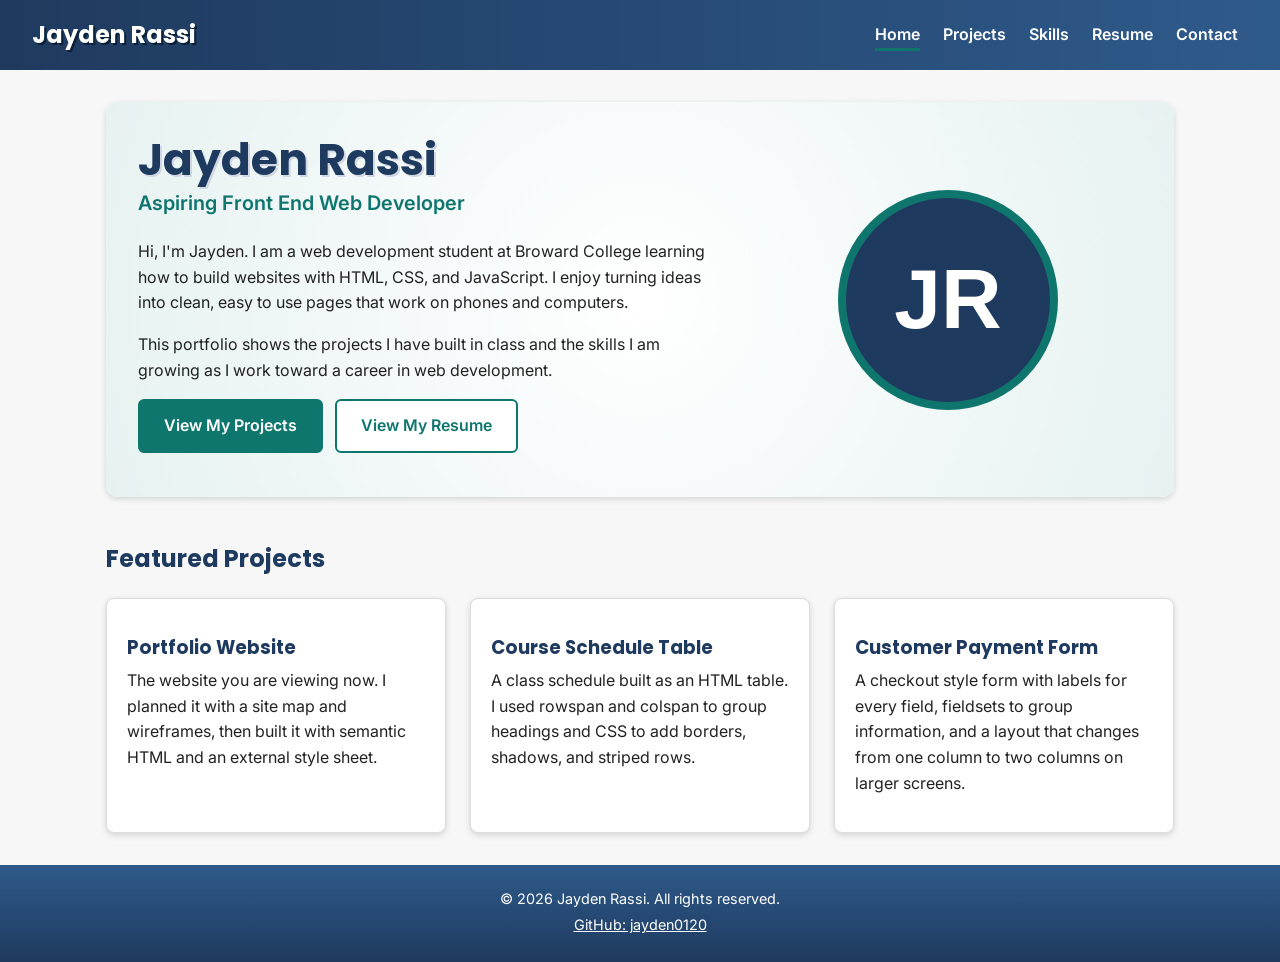
<file: index.html>
<!DOCTYPE html>
<!--
    Author: Jayden Rassi
    Date: 11/23/2026
    File Name: index.html
-->
<html lang="en">
<head>
    <!-- Character set and mobile viewport -->
    <meta charset="UTF-8">
    <meta name="viewport" content="width=device-width, initial-scale=1.0">
    <meta name="description" content="Portfolio of Jayden Rassi, a front end web development student.">
    <meta name="author" content="Jayden Rassi">
    <title>Home | Jayden Rassi</title>
    <!-- Favicon shown on the browser tab -->
    <link rel="icon" type="image/x-icon" href="assets/favicon.ico">

    <!-- Google Fonts: Poppins for headings, Inter for body text -->
    <link rel="stylesheet" href="https://fonts.googleapis.com/css2?family=Inter:wght@400;600&amp;family=Poppins:wght@600;700&amp;display=swap">

    <!-- External style sheet -->
    <link rel="stylesheet" type="text/css" href="css/styles.css">
</head>
<body>

    <!-- Site header with logo and main navigation -->
    <header>
        <a class="logo" href="index.html" title="Go to the Home page">Jayden Rassi</a>

        <nav aria-label="Main navigation">
            <ul>
                <li><a href="index.html" class="current" aria-current="page">Home</a></li>
                <li><a href="projects.html">Projects</a></li>
                <li><a href="skills.html">Skills</a></li>
                <li><a href="resume.html">Resume</a></li>
                <li><a href="contact.html">Contact</a></li>
            </ul>
        </nav>
    </header>

    <!-- Main page content -->
    <main>
        <!-- Hero: name, job title, short intro, buttons and photo -->
        <section class="hero">
            <figure class="hero-photo">
                <img src="assets/jr-logo.svg" alt="Jayden Rassi initials logo" width="220" height="220">
            </figure>
            <div class="hero-text">
                <h1>Jayden Rassi</h1>
                <p class="job-title">Aspiring Front End Web Developer</p>
                <p>Hi, I'm Jayden. I am a web development student at Broward College learning how to build websites with HTML, CSS, and JavaScript. I enjoy turning ideas into clean, easy to use pages that work on phones and computers.</p>
                <p>This portfolio shows the projects I have built in class and the skills I am growing as I work toward a career in web development.</p>
                <a class="button button-primary" href="projects.html">View My Projects</a>
                <a class="button button-secondary" href="resume.html">View My Resume</a>
            </div>
        </section>

        <!-- Featured projects -->
        <section class="featured">
            <h2>Featured Projects</h2>

            <div class="project-list">
                <article class="project-card">
                    <h3>Portfolio Website</h3>
                    <p>The website you are viewing now. I planned it with a site map and wireframes, then built it with semantic HTML and an external style sheet.</p>
                </article>

                <article class="project-card">
                    <h3>Course Schedule Table</h3>
                    <p>A class schedule built as an HTML table. I used rowspan and colspan to group headings and CSS to add borders, shadows, and striped rows.</p>
                </article>

                <article class="project-card">
                    <h3>Customer Payment Form</h3>
                    <p>A checkout style form with labels for every field, fieldsets to group information, and a layout that changes from one column to two columns on larger screens.</p>
                </article>
            </div>
        </section>
    </main>

    <!-- Site footer -->
    <footer>
        <p>&copy; 2026 Jayden Rassi. All rights reserved.</p>
        <p><a href="https://github.com/jayden0120">GitHub: jayden0120</a></p>
    </footer>

</body>
</html>
</file>
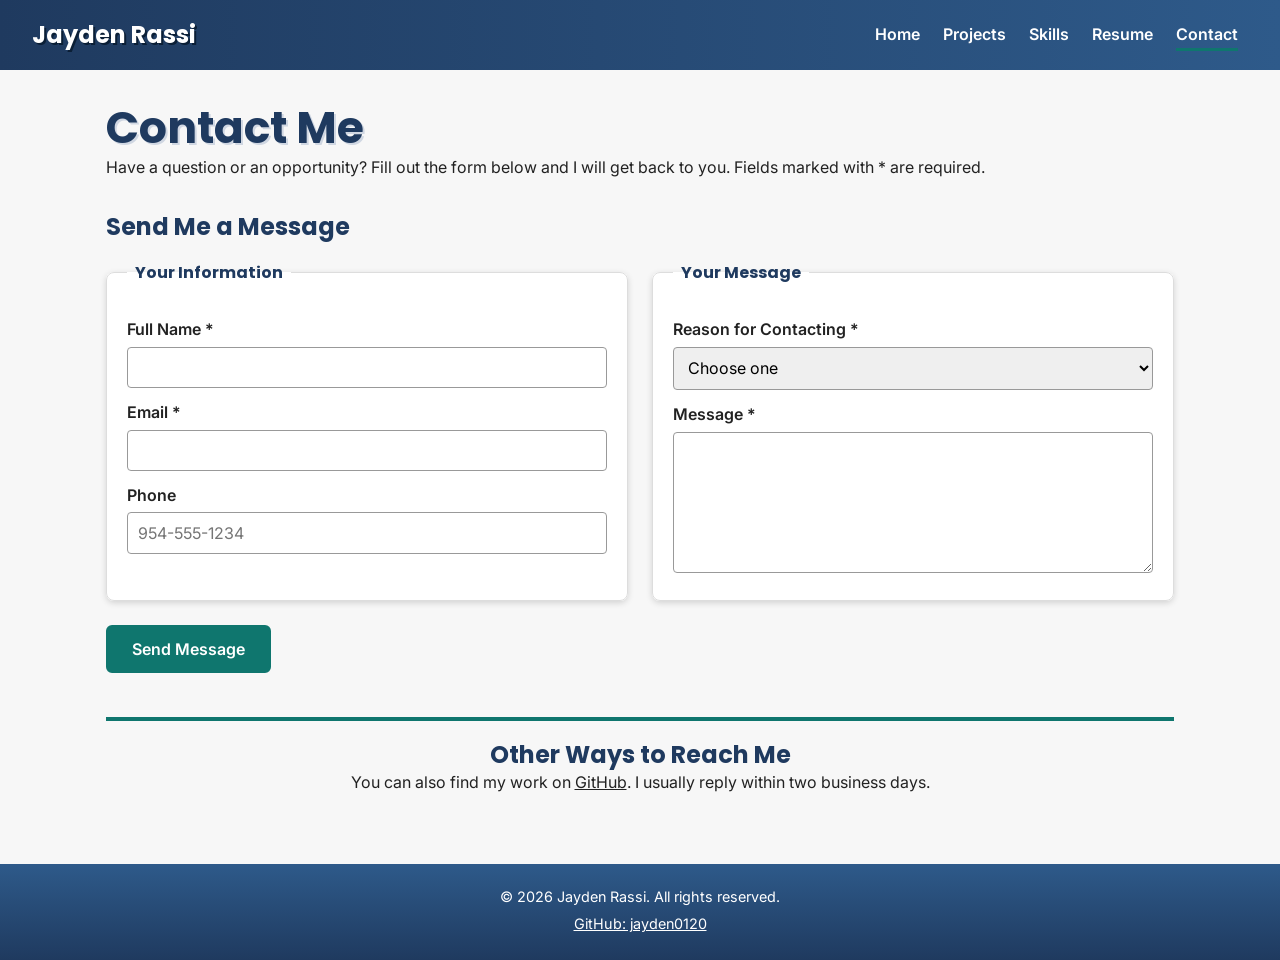
<file: contact.html>
<!DOCTYPE html>
<!--
    Author: Jayden Rassi
    Date: 11/23/2026
    File Name: contact.html
-->
<html lang="en">
<head>
    <!-- Character set and mobile viewport -->
    <meta charset="UTF-8">
    <meta name="viewport" content="width=device-width, initial-scale=1.0">
    <meta name="description" content="Contact Jayden Rassi using the contact form.">
    <meta name="author" content="Jayden Rassi">
    <title>Contact | Jayden Rassi</title>
    <!-- Favicon shown on the browser tab -->
    <link rel="icon" type="image/x-icon" href="assets/favicon.ico">

    <!-- Google Fonts: Poppins for headings, Inter for body text -->
    <link rel="stylesheet" href="https://fonts.googleapis.com/css2?family=Inter:wght@400;600&amp;family=Poppins:wght@600;700&amp;display=swap">

    <!-- External style sheet -->
    <link rel="stylesheet" type="text/css" href="css/styles.css">
</head>
<body>

    <!-- Site header with logo and main navigation -->
    <header>
        <a class="logo" href="index.html" title="Go to the Home page">Jayden Rassi</a>

        <nav aria-label="Main navigation">
            <ul>
                <li><a href="index.html">Home</a></li>
                <li><a href="projects.html">Projects</a></li>
                <li><a href="skills.html">Skills</a></li>
                <li><a href="resume.html">Resume</a></li>
                <li><a href="contact.html" class="current" aria-current="page">Contact</a></li>
            </ul>
        </nav>
    </header>

    <!-- Main page content -->
    <main>
        <section class="page-intro">
            <h1>Contact Me</h1>
            <p>Have a question or an opportunity? Fill out the form below and I will get back to you. Fields marked with * are required.</p>
        </section>

        <!-- Contact form: every control has a label -->
        <section class="contact-form">
            <h2>Send Me a Message</h2>
            <form action="#" method="get">

                <!-- The two fieldsets sit side by side on larger screens -->
                <div class="form-columns">
                    <fieldset>
                        <legend>Your Information</legend>

                        <label for="fullname">Full Name *</label>
                        <input type="text" id="fullname" name="fullname" required>

                        <label for="email">Email *</label>
                        <input type="email" id="email" name="email" required>

                        <label for="phone">Phone</label>
                        <input type="tel" id="phone" name="phone" placeholder="954-555-1234">
                    </fieldset>

                    <fieldset>
                        <legend>Your Message</legend>

                        <label for="reason">Reason for Contacting *</label>
                        <select id="reason" name="reason" required>
                            <option value="">Choose one</option>
                            <option value="job">Job opportunity</option>
                            <option value="project">Question about a project</option>
                            <option value="freelance">Freelance work</option>
                            <option value="other">Other</option>
                        </select>

                        <label for="message">Message *</label>
                        <textarea id="message" name="message" rows="6" required></textarea>
                    </fieldset>
                </div>

                <input type="submit" class="button button-primary" value="Send Message">
            </form>
        </section>

        <!-- Other ways to reach me -->
        <aside class="contact-info">
            <h2>Other Ways to Reach Me</h2>
            <p>You can also find my work on <a href="https://github.com/jayden0120">GitHub</a>. I usually reply within two business days.</p>
        </aside>
    </main>

    <!-- Site footer -->
    <footer>
        <p>&copy; 2026 Jayden Rassi. All rights reserved.</p>
        <p><a href="https://github.com/jayden0120">GitHub: jayden0120</a></p>
    </footer>

</body>
</html>
</file>
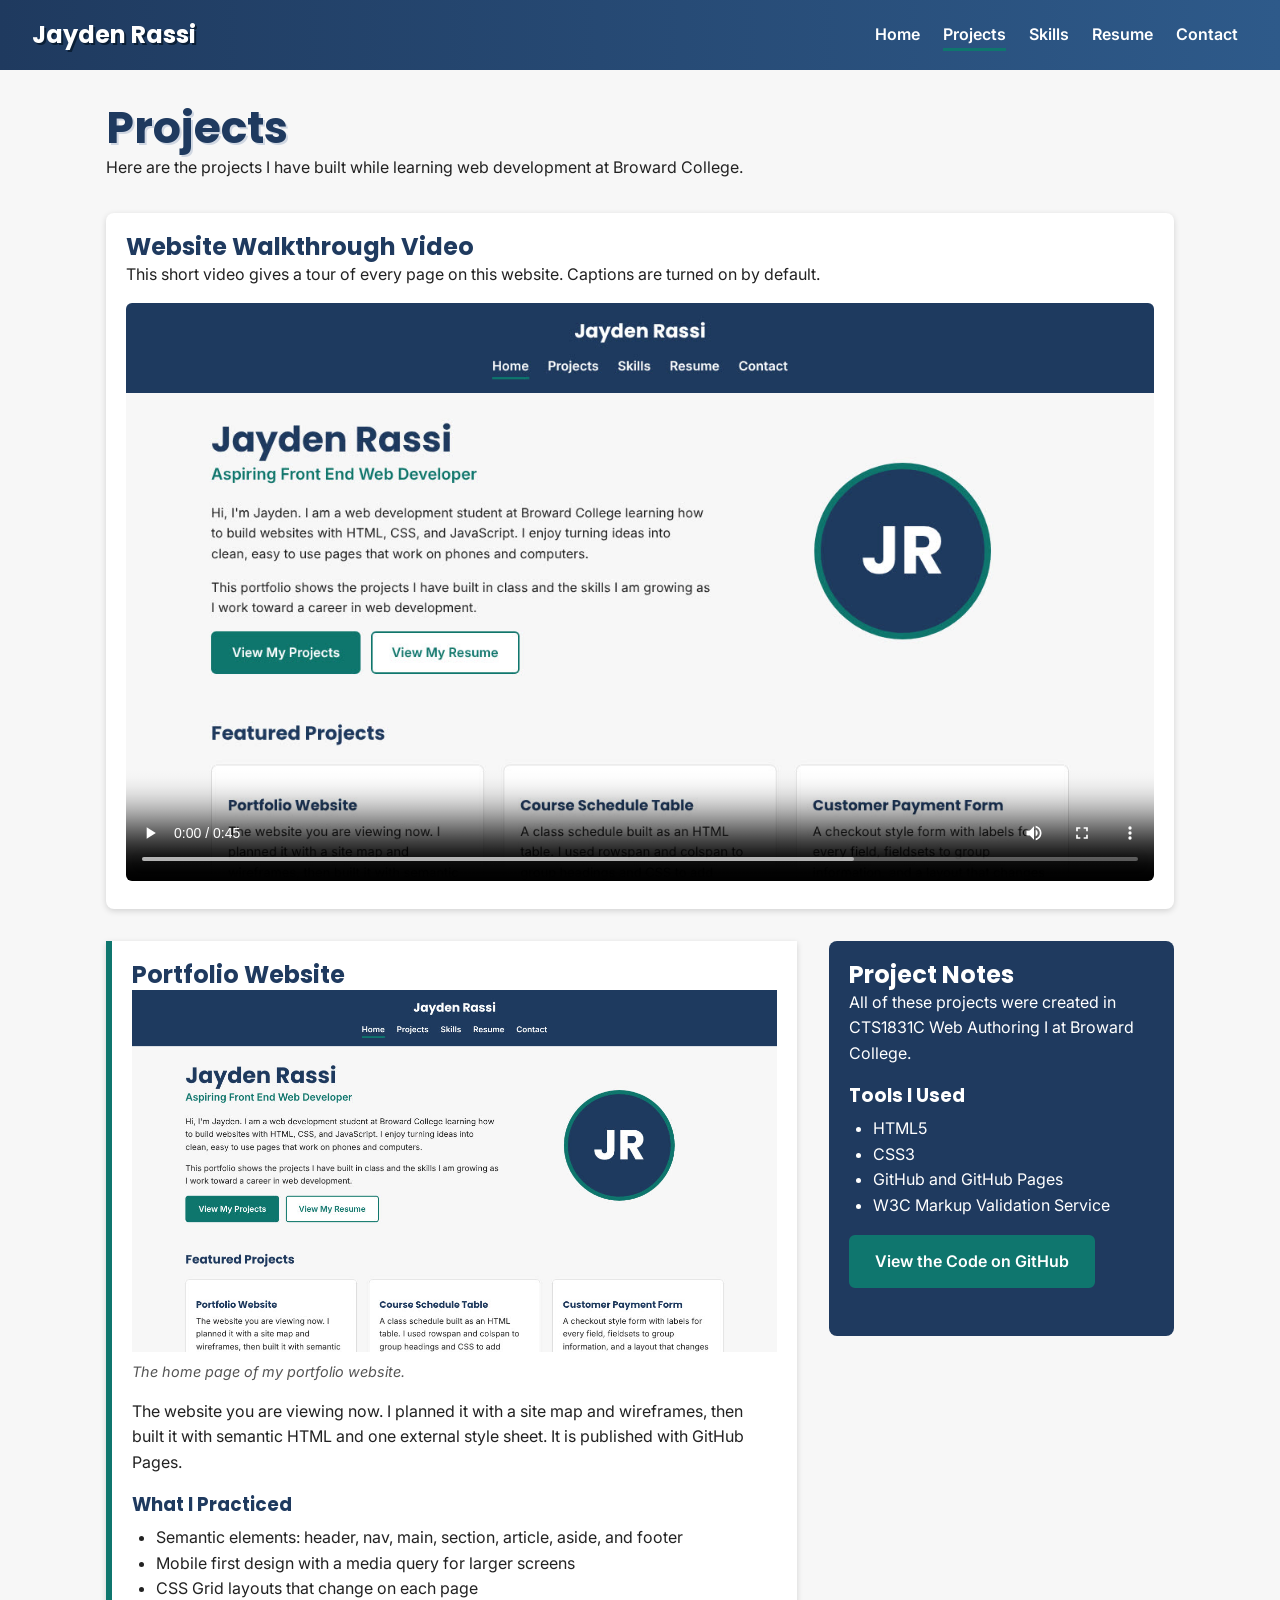
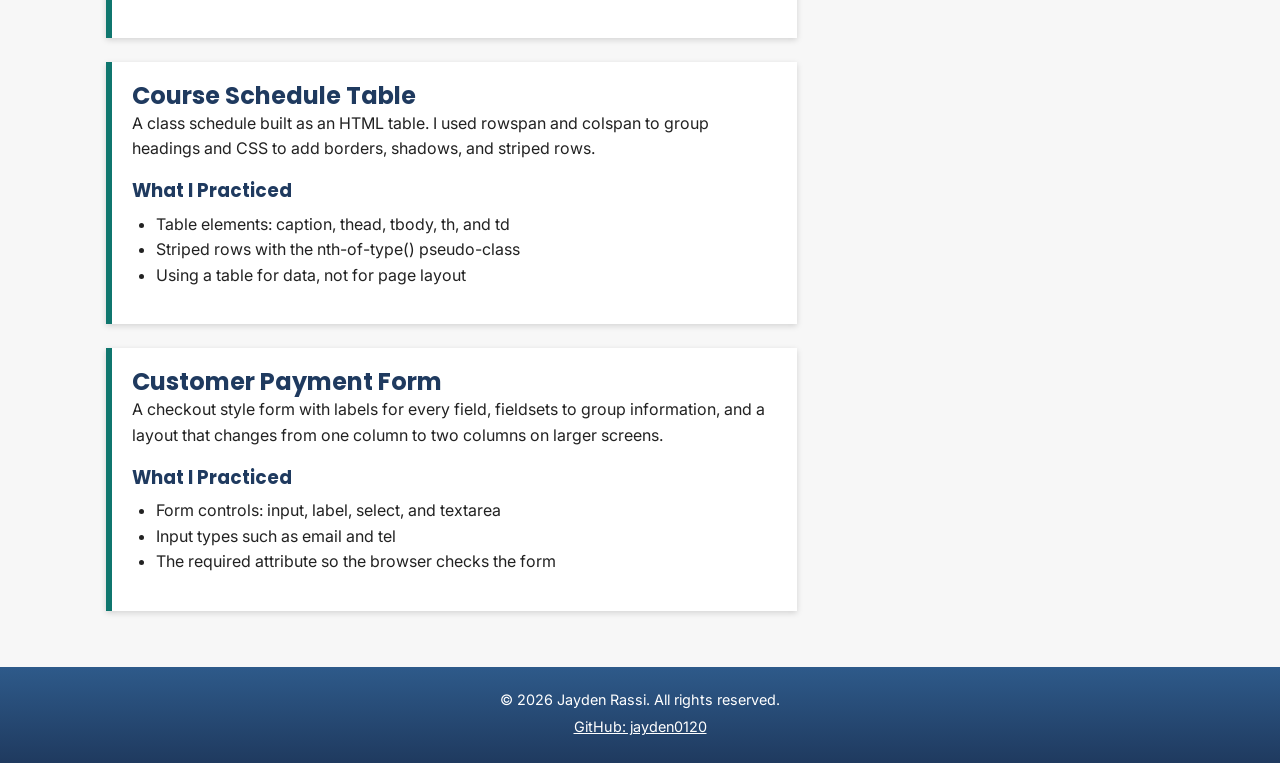
<file: projects.html>
<!DOCTYPE html>
<!--
    Author: Jayden Rassi
    Date: 11/23/2026
    File Name: projects.html
-->
<html lang="en">
<head>
    <!-- Character set and mobile viewport -->
    <meta charset="UTF-8">
    <meta name="viewport" content="width=device-width, initial-scale=1.0">
    <meta name="description" content="Projects built by Jayden Rassi, with a video walkthrough of his portfolio website.">
    <meta name="author" content="Jayden Rassi">
    <title>Projects | Jayden Rassi</title>
    <!-- Favicon shown on the browser tab -->
    <link rel="icon" type="image/x-icon" href="assets/favicon.ico">

    <!-- Google Fonts: Poppins for headings, Inter for body text -->
    <link rel="stylesheet" href="https://fonts.googleapis.com/css2?family=Inter:wght@400;600&amp;family=Poppins:wght@600;700&amp;display=swap">

    <!-- External style sheet -->
    <link rel="stylesheet" type="text/css" href="css/styles.css">
</head>
<body>

    <!-- Site header with logo and main navigation -->
    <header>
        <a class="logo" href="index.html" title="Go to the Home page">Jayden Rassi</a>

        <nav aria-label="Main navigation">
            <ul>
                <li><a href="index.html">Home</a></li>
                <li><a href="projects.html" class="current" aria-current="page">Projects</a></li>
                <li><a href="skills.html">Skills</a></li>
                <li><a href="resume.html">Resume</a></li>
                <li><a href="contact.html">Contact</a></li>
            </ul>
        </nav>
    </header>

    <!-- Main page content -->
    <main>
        <section class="page-intro">
            <h1>Projects</h1>
            <p>Here are the projects I have built while learning web development at Broward College.</p>
        </section>

        <!-- Video walkthrough with captions for accessibility -->
        <section class="video-section">
            <h2>Website Walkthrough Video</h2>
            <p>This short video gives a tour of every page on this website. Captions are turned on by default.</p>
            <video controls poster="media/walkthrough-poster.jpg">
                <source src="media/walkthrough.mp4" type="video/mp4">
                <source src="media/walkthrough.webm" type="video/webm">
                <track src="media/walkthrough.vtt" kind="captions" srclang="en" label="English Captions" default>
                <p>Your browser does not support the video element.</p>
            </video>
        </section>

        <!-- Two column layout: projects on the left, sidebar on the right -->
        <div class="projects-layout">

            <div class="project-details">
                <article class="project">
                    <h2>Portfolio Website</h2>
                    <figure>
                        <img src="media/home-screenshot.jpg" alt="Screenshot of the home page of Jayden Rassi's portfolio website" width="1280" height="720">
                        <figcaption>The home page of my portfolio website.</figcaption>
                    </figure>
                    <p>The website you are viewing now. I planned it with a site map and wireframes, then built it with semantic HTML and one external style sheet. It is published with GitHub Pages.</p>
                    <h3>What I Practiced</h3>
                    <ul>
                        <li>Semantic elements: header, nav, main, section, article, aside, and footer</li>
                        <li>Mobile first design with a media query for larger screens</li>
                        <li>CSS Grid layouts that change on each page</li>
                    </ul>
                </article>

                <article class="project">
                    <h2>Course Schedule Table</h2>
                    <p>A class schedule built as an HTML table. I used rowspan and colspan to group headings and CSS to add borders, shadows, and striped rows.</p>
                    <h3>What I Practiced</h3>
                    <ul>
                        <li>Table elements: caption, thead, tbody, th, and td</li>
                        <li>Striped rows with the nth-of-type() pseudo-class</li>
                        <li>Using a table for data, not for page layout</li>
                    </ul>
                </article>

                <article class="project">
                    <h2>Customer Payment Form</h2>
                    <p>A checkout style form with labels for every field, fieldsets to group information, and a layout that changes from one column to two columns on larger screens.</p>
                    <h3>What I Practiced</h3>
                    <ul>
                        <li>Form controls: input, label, select, and textarea</li>
                        <li>Input types such as email and tel</li>
                        <li>The required attribute so the browser checks the form</li>
                    </ul>
                </article>
            </div>

            <!-- Sidebar with extra project information -->
            <aside class="sidebar">
                <h2>Project Notes</h2>
                <p>All of these projects were created in CTS1831C Web Authoring I at Broward College.</p>
                <h3>Tools I Used</h3>
                <ul>
                    <li>HTML5</li>
                    <li>CSS3</li>
                    <li>GitHub and GitHub Pages</li>
                    <li>W3C Markup Validation Service</li>
                </ul>
                <p><a class="button button-primary" href="https://github.com/jayden0120/Portfolio-project">View the Code on GitHub</a></p>
            </aside>

        </div>
    </main>

    <!-- Site footer -->
    <footer>
        <p>&copy; 2026 Jayden Rassi. All rights reserved.</p>
        <p><a href="https://github.com/jayden0120">GitHub: jayden0120</a></p>
    </footer>

</body>
</html>
</file>
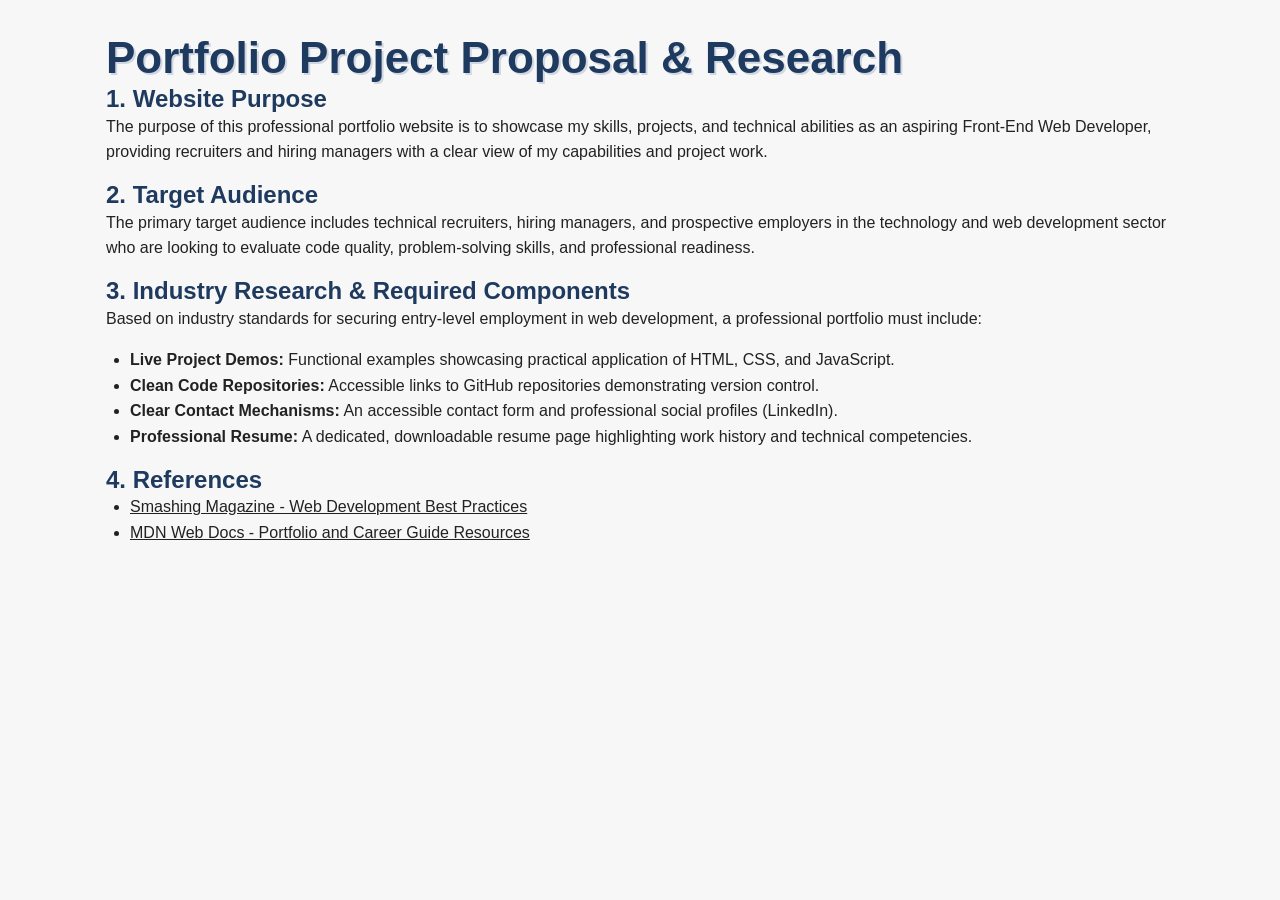
<file: proposal.html>
<!DOCTYPE html>
<!-- ==========================================================
     File: proposal.html
     Purpose: Portfolio Project Proposal and Research page
     Note: This page is intentionally excluded from the site navigation.
     ========================================================== -->
<html lang="en">
<head>
    <!-- Character encoding for the document -->
    <meta charset="UTF-8">
    <!-- Makes the page scale correctly on mobile devices -->
    <meta name="viewport" content="width=device-width, initial-scale=1.0">
    <!-- Title shown in the browser tab -->
    <title>Portfolio Project Proposal</title>
    <!-- Favicon shown on the browser tab -->
    <link rel="icon" type="image/x-icon" href="assets/favicon.ico">
    <!-- Link to the external stylesheet in the css folder -->
    <link rel="stylesheet" href="css/styles.css">
</head>
<body>
    <!-- Main content area of the proposal page -->
    <main>
        <!-- Page heading -->
        <h1>Portfolio Project Proposal &amp; Research</h1>

        <!-- Section 1: Explains why the website is being built -->
        <section>
            <h2>1. Website Purpose</h2>
            <p>The purpose of this professional portfolio website is to showcase my skills, projects, and technical abilities as an aspiring Front-End Web Developer, providing recruiters and hiring managers with a clear view of my capabilities and project work.</p>
        </section>

        <!-- Section 2: Describes who the website is for -->
        <section>
            <h2>2. Target Audience</h2>
            <p>The primary target audience includes technical recruiters, hiring managers, and prospective employers in the technology and web development sector who are looking to evaluate code quality, problem-solving skills, and professional readiness.</p>
        </section>

        <!-- Section 3: Research on the components a portfolio needs to secure employment -->
        <section>
            <h2>3. Industry Research &amp; Required Components</h2>
            <p>Based on industry standards for securing entry-level employment in web development, a professional portfolio must include:</p>
            <!-- List of required portfolio components -->
            <ul>
                <li><strong>Live Project Demos:</strong> Functional examples showcasing practical application of HTML, CSS, and JavaScript.</li>
                <li><strong>Clean Code Repositories:</strong> Accessible links to GitHub repositories demonstrating version control.</li>
                <li><strong>Clear Contact Mechanisms:</strong> An accessible contact form and professional social profiles (LinkedIn).</li>
                <li><strong>Professional Resume:</strong> A dedicated, downloadable resume page highlighting work history and technical competencies.</li>
            </ul>
        </section>

        <!-- Section 4: External sources cited for the research above -->
        <section>
            <h2>4. References</h2>
            <ul>
                <li><a href="https://www.smashingmagazine.com/">Smashing Magazine - Web Development Best Practices</a></li>
                <li><a href="https://developer.mozilla.org/">MDN Web Docs - Portfolio and Career Guide Resources</a></li>
            </ul>
        </section>
    </main>
    <!-- End of main content -->
</body>
</html>
</file>
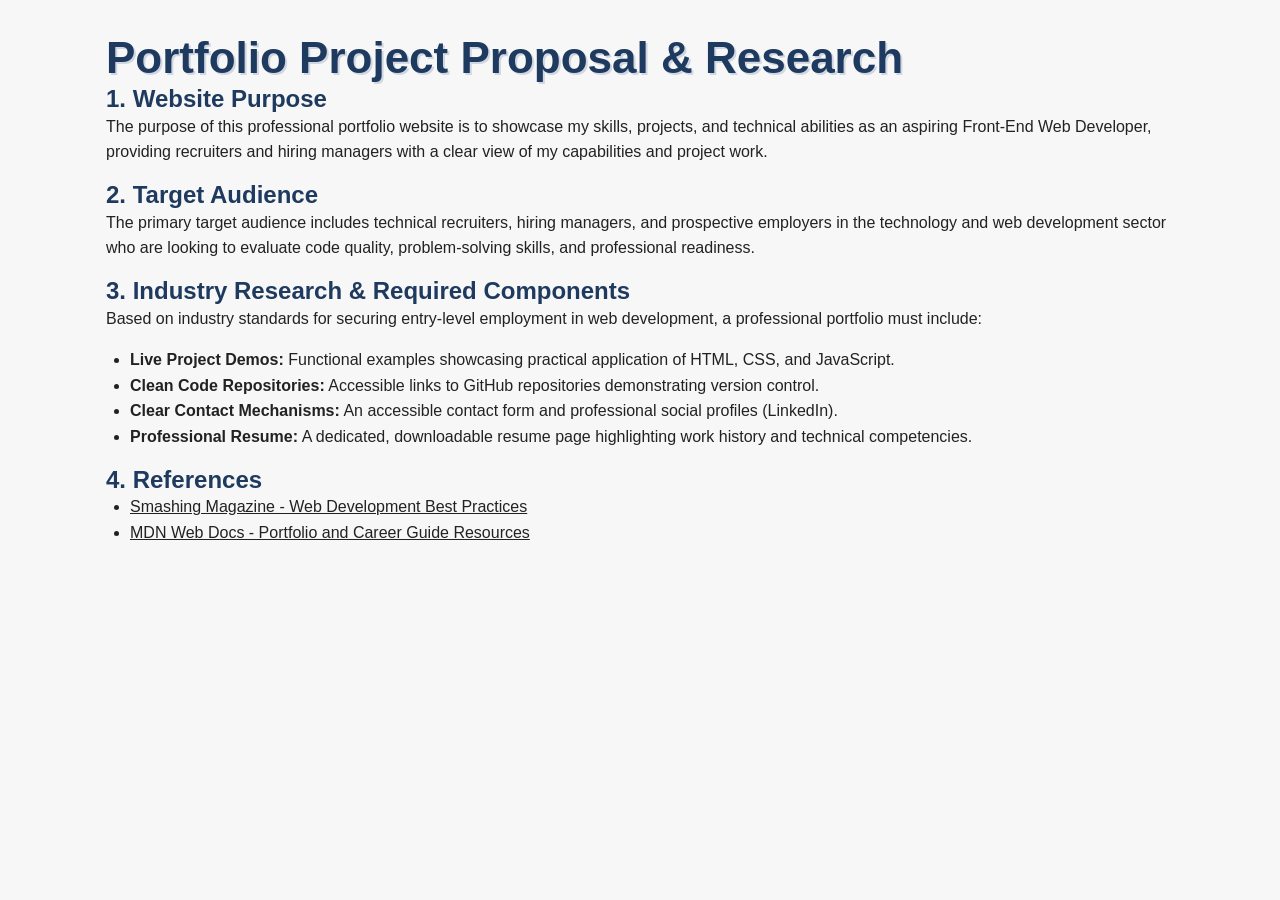
<file: Proposal.html.html>
<!DOCTYPE html>
<html lang="en">
<head>
    <meta charset="UTF-8">
    <meta name="viewport" content="width=device-width, initial-scale=1.0">
    <title>Portfolio Project Proposal</title>
    <link rel="stylesheet" href="css/styles.css">
</head>
<body>
    <main>
        <h1>Portfolio Project Proposal & Research</h1>
        
        <section>
            <h2>1. Website Purpose</h2>
            <p>The purpose of this professional portfolio website is to showcase my skills, projects, and technical abilities as an aspiring Front-End Web Developer, providing recruiters and hiring managers with a clear view of my capabilities and project work.</p>
        </section>

        <section>
            <h2>2. Target Audience</h2>
            <p>The primary target audience includes technical recruiters, hiring managers, and prospective employers in the technology and web development sector who are looking to evaluate code quality, problem-solving skills, and professional readiness.</p>
        </section>

        <section>
            <h2>3. Industry Research & Required Components</h2>
            <p>Based on industry standards for securing entry-level employment in web development, a professional portfolio must include:</p>
            <ul>
                <li><strong>Live Project Demos:</strong> Functional examples showcasing practical application of HTML, CSS, and JavaScript.</li>
                <li><strong>Clean Code Repositories:</strong> Accessible links to GitHub repositories demonstrating version control.</li>
                <li><strong>Clear Contact Mechanisms:</strong> An accessible contact form and professional social profiles (LinkedIn).</li>
                <li><strong>Professional Resume:</strong> A dedicated, downloadable resume page highlighting work history and technical competencies.</li>
            </ul>
        </section>

        <section>
            <h2>4. References</h2>
            <ul>
                <li><a href="https://www.smashingmagazine.com/">Smashing Magazine - Web Development Best Practices</a></li>
                <li><a href="https://developer.mozilla.org/">MDN Web Docs - Portfolio and Career Guide Resources</a></li>
            </ul>
        </section>
    </main>
</body>
</html>
</file>
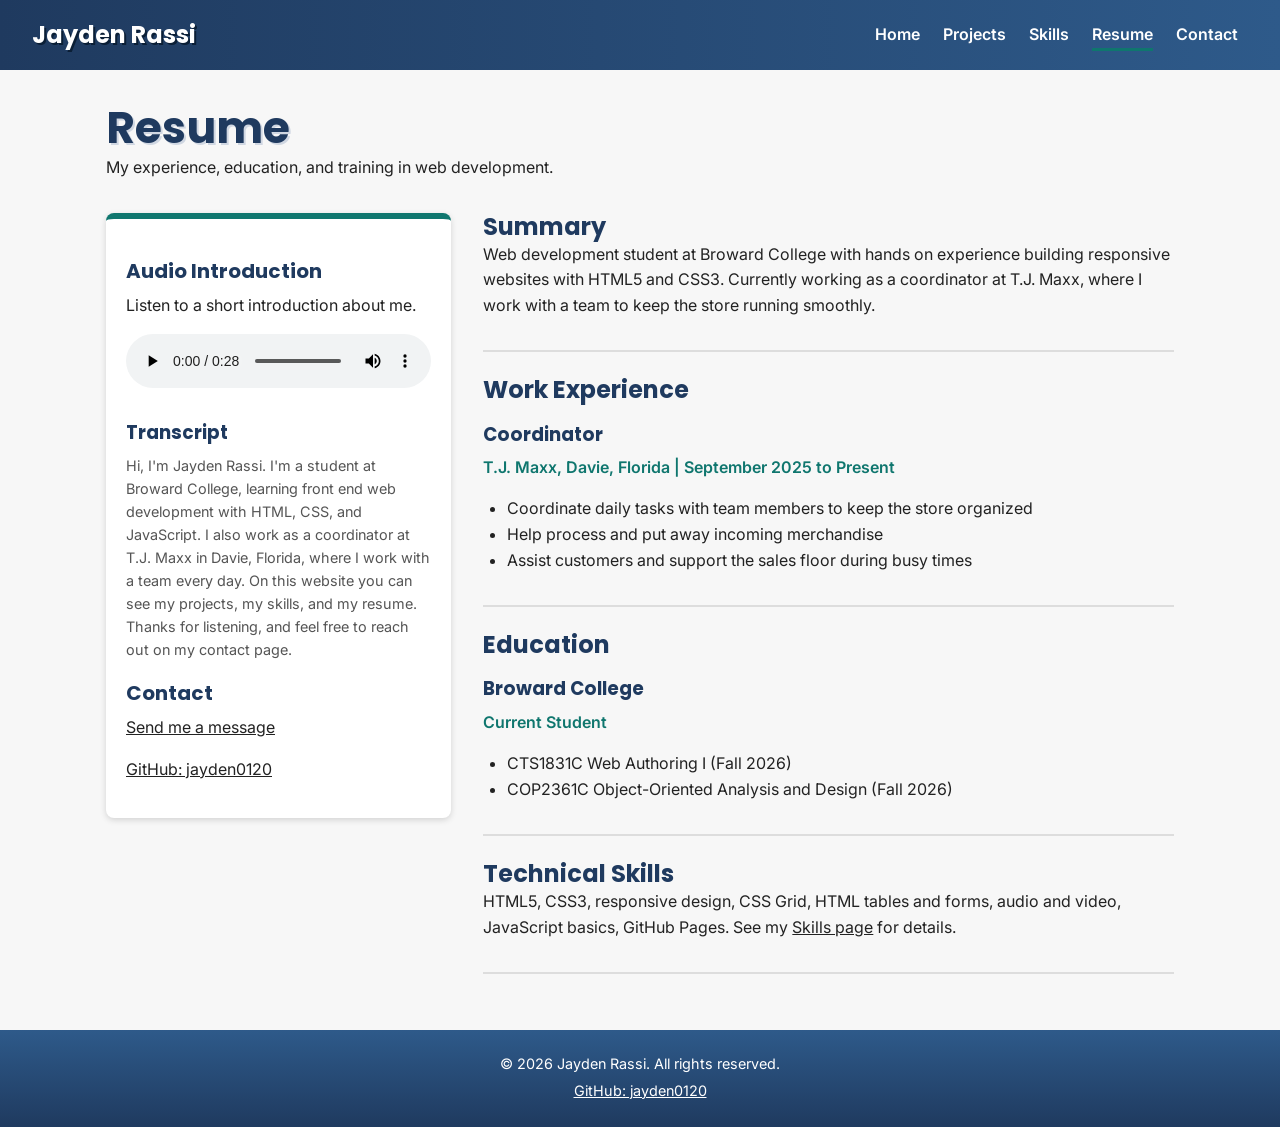
<file: resume.html>
<!DOCTYPE html>
<!--
    Author: Jayden Rassi
    Date: 11/23/2026
    File Name: resume.html
-->
<html lang="en">
<head>
    <!-- Character set and mobile viewport -->
    <meta charset="UTF-8">
    <meta name="viewport" content="width=device-width, initial-scale=1.0">
    <meta name="description" content="Resume of Jayden Rassi, including work experience, education, and an audio introduction.">
    <meta name="author" content="Jayden Rassi">
    <title>Resume | Jayden Rassi</title>
    <!-- Favicon shown on the browser tab -->
    <link rel="icon" type="image/x-icon" href="assets/favicon.ico">

    <!-- Google Fonts: Poppins for headings, Inter for body text -->
    <link rel="stylesheet" href="https://fonts.googleapis.com/css2?family=Inter:wght@400;600&amp;family=Poppins:wght@600;700&amp;display=swap">

    <!-- External style sheet -->
    <link rel="stylesheet" type="text/css" href="css/styles.css">
</head>
<body>

    <!-- Site header with logo and main navigation -->
    <header>
        <a class="logo" href="index.html" title="Go to the Home page">Jayden Rassi</a>

        <nav aria-label="Main navigation">
            <ul>
                <li><a href="index.html">Home</a></li>
                <li><a href="projects.html">Projects</a></li>
                <li><a href="skills.html">Skills</a></li>
                <li><a href="resume.html" class="current" aria-current="page">Resume</a></li>
                <li><a href="contact.html">Contact</a></li>
            </ul>
        </nav>
    </header>

    <!-- Main page content -->
    <main>
        <section class="page-intro">
            <h1>Resume</h1>
            <p>My experience, education, and training in web development.</p>
        </section>

        <!-- Two column layout: sidebar on the left, resume sections on the right -->
        <div class="resume-layout">

            <aside class="resume-side">
                <h2>Audio Introduction</h2>
                <p>Listen to a short introduction about me.</p>
                <audio controls>
                    <source src="media/introduction.mp3" type="audio/mp3">
                    <source src="media/introduction.ogg" type="audio/ogg">
                    <p>Your browser does not support the audio element.</p>
                </audio>
                <h3>Transcript</h3>
                <p class="transcript">Hi, I'm Jayden Rassi. I'm a student at Broward College, learning front end web development with HTML, CSS, and JavaScript. I also work as a coordinator at T.J. Maxx in Davie, Florida, where I work with a team every day. On this website you can see my projects, my skills, and my resume. Thanks for listening, and feel free to reach out on my contact page.</p>

                <h2>Contact</h2>
                <p><a href="contact.html">Send me a message</a></p>
                <p><a href="https://github.com/jayden0120">GitHub: jayden0120</a></p>
            </aside>

            <div class="resume-main">
                <section class="resume-section">
                    <h2>Summary</h2>
                    <p>Web development student at Broward College with hands on experience building responsive websites with HTML5 and CSS3. Currently working as a coordinator at T.J. Maxx, where I work with a team to keep the store running smoothly.</p>
                </section>

                <section class="resume-section">
                    <h2>Work Experience</h2>
                    <article>
                        <h3>Coordinator</h3>
                        <p class="resume-meta">T.J. Maxx, Davie, Florida | September 2025 to Present</p>
                        <ul>
                            <li>Coordinate daily tasks with team members to keep the store organized</li>
                            <li>Help process and put away incoming merchandise</li>
                            <li>Assist customers and support the sales floor during busy times</li>
                        </ul>
                    </article>
                </section>

                <section class="resume-section">
                    <h2>Education</h2>
                    <article>
                        <h3>Broward College</h3>
                        <p class="resume-meta">Current Student</p>
                        <ul>
                            <li>CTS1831C Web Authoring I (Fall 2026)</li>
                            <li>COP2361C Object-Oriented Analysis and Design (Fall 2026)</li>
                        </ul>
                    </article>
                </section>

                <section class="resume-section">
                    <h2>Technical Skills</h2>
                    <p>HTML5, CSS3, responsive design, CSS Grid, HTML tables and forms, audio and video, JavaScript basics, GitHub Pages. See my <a href="skills.html">Skills page</a> for details.</p>
                </section>
            </div>

        </div>
    </main>

    <!-- Site footer -->
    <footer>
        <p>&copy; 2026 Jayden Rassi. All rights reserved.</p>
        <p><a href="https://github.com/jayden0120">GitHub: jayden0120</a></p>
    </footer>

</body>
</html>
</file>
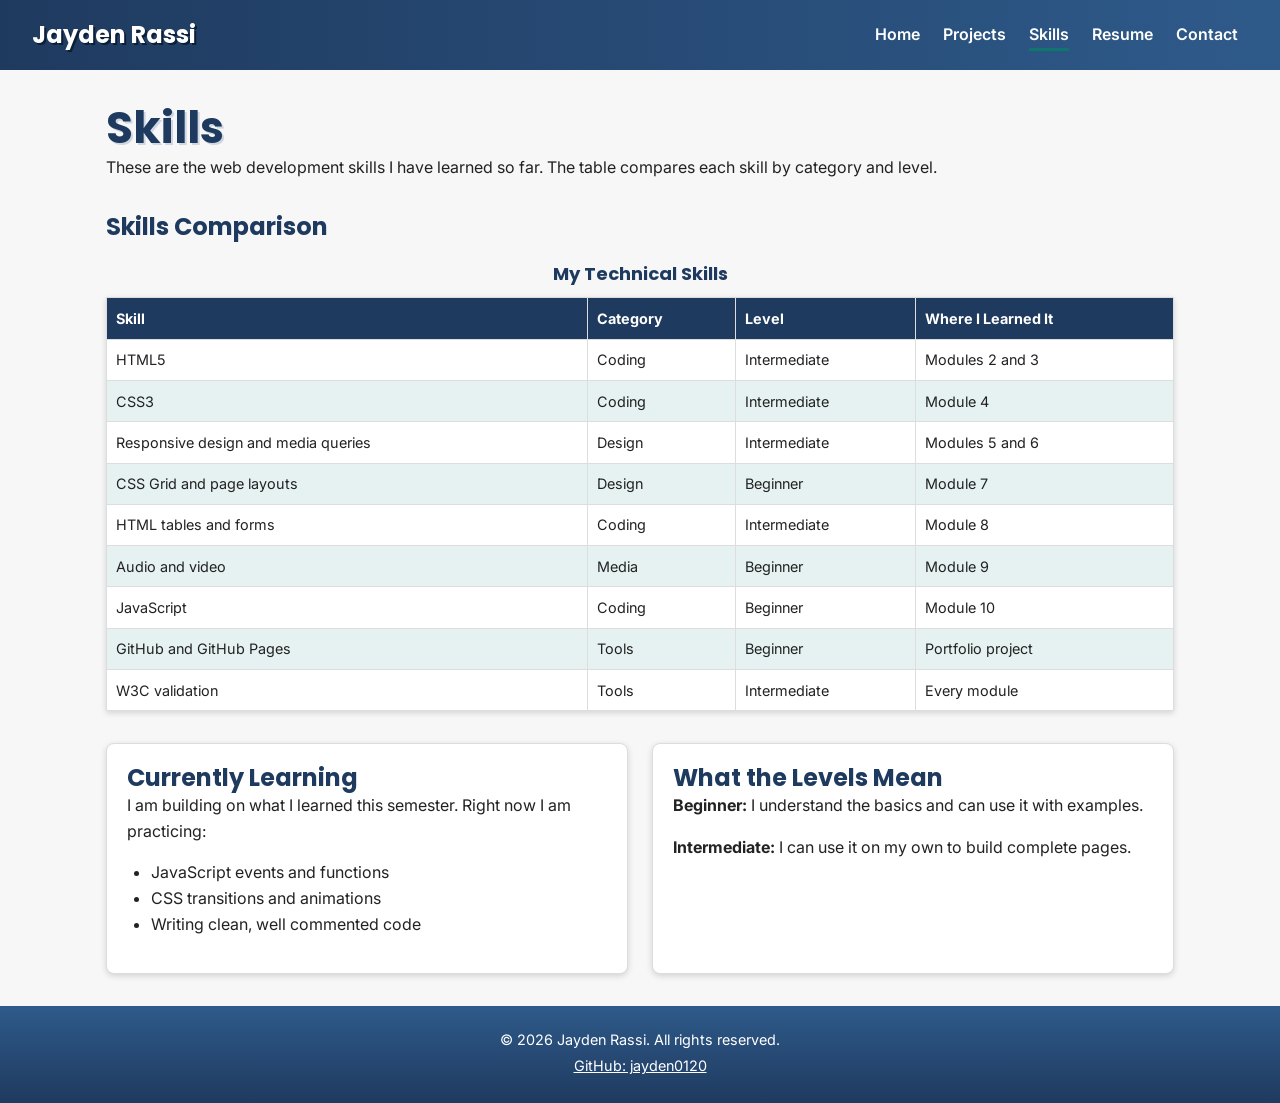
<file: skills.html>
<!DOCTYPE html>
<!--
    Author: Jayden Rassi
    Date: 11/23/2026
    File Name: skills.html
-->
<html lang="en">
<head>
    <!-- Character set and mobile viewport -->
    <meta charset="UTF-8">
    <meta name="viewport" content="width=device-width, initial-scale=1.0">
    <meta name="description" content="Technical skills of Jayden Rassi, shown in a table with skill levels.">
    <meta name="author" content="Jayden Rassi">
    <title>Skills | Jayden Rassi</title>
    <!-- Favicon shown on the browser tab -->
    <link rel="icon" type="image/x-icon" href="assets/favicon.ico">

    <!-- Google Fonts: Poppins for headings, Inter for body text -->
    <link rel="stylesheet" href="https://fonts.googleapis.com/css2?family=Inter:wght@400;600&amp;family=Poppins:wght@600;700&amp;display=swap">

    <!-- External style sheet -->
    <link rel="stylesheet" type="text/css" href="css/styles.css">
</head>
<body>

    <!-- Site header with logo and main navigation -->
    <header>
        <a class="logo" href="index.html" title="Go to the Home page">Jayden Rassi</a>

        <nav aria-label="Main navigation">
            <ul>
                <li><a href="index.html">Home</a></li>
                <li><a href="projects.html">Projects</a></li>
                <li><a href="skills.html" class="current" aria-current="page">Skills</a></li>
                <li><a href="resume.html">Resume</a></li>
                <li><a href="contact.html">Contact</a></li>
            </ul>
        </nav>
    </header>

    <!-- Main page content -->
    <main>
        <section class="page-intro">
            <h1>Skills</h1>
            <p>These are the web development skills I have learned so far. The table compares each skill by category and level.</p>
        </section>

        <!-- Skills table: used for data, not for layout -->
        <section class="skills-table">
            <h2>Skills Comparison</h2>
            <table>
                <caption>My Technical Skills</caption>
                <thead>
                    <tr>
                        <th>Skill</th>
                        <th>Category</th>
                        <th>Level</th>
                        <th>Where I Learned It</th>
                    </tr>
                </thead>
                <tbody>
                    <tr>
                        <td>HTML5</td>
                        <td>Coding</td>
                        <td>Intermediate</td>
                        <td>Modules 2 and 3</td>
                    </tr>
                    <tr>
                        <td>CSS3</td>
                        <td>Coding</td>
                        <td>Intermediate</td>
                        <td>Module 4</td>
                    </tr>
                    <tr>
                        <td>Responsive design and media queries</td>
                        <td>Design</td>
                        <td>Intermediate</td>
                        <td>Modules 5 and 6</td>
                    </tr>
                    <tr>
                        <td>CSS Grid and page layouts</td>
                        <td>Design</td>
                        <td>Beginner</td>
                        <td>Module 7</td>
                    </tr>
                    <tr>
                        <td>HTML tables and forms</td>
                        <td>Coding</td>
                        <td>Intermediate</td>
                        <td>Module 8</td>
                    </tr>
                    <tr>
                        <td>Audio and video</td>
                        <td>Media</td>
                        <td>Beginner</td>
                        <td>Module 9</td>
                    </tr>
                    <tr>
                        <td>JavaScript</td>
                        <td>Coding</td>
                        <td>Beginner</td>
                        <td>Module 10</td>
                    </tr>
                    <tr>
                        <td>GitHub and GitHub Pages</td>
                        <td>Tools</td>
                        <td>Beginner</td>
                        <td>Portfolio project</td>
                    </tr>
                    <tr>
                        <td>W3C validation</td>
                        <td>Tools</td>
                        <td>Intermediate</td>
                        <td>Every module</td>
                    </tr>
                </tbody>
            </table>
        </section>

        <!-- Two sections side by side on larger screens -->
        <div class="skills-extra">
            <section class="learning">
                <h2>Currently Learning</h2>
                <p>I am building on what I learned this semester. Right now I am practicing:</p>
                <ul>
                    <li>JavaScript events and functions</li>
                    <li>CSS transitions and animations</li>
                    <li>Writing clean, well commented code</li>
                </ul>
            </section>

            <aside class="levels">
                <h2>What the Levels Mean</h2>
                <p><strong>Beginner:</strong> I understand the basics and can use it with examples.</p>
                <p><strong>Intermediate:</strong> I can use it on my own to build complete pages.</p>
            </aside>
        </div>
    </main>

    <!-- Site footer -->
    <footer>
        <p>&copy; 2026 Jayden Rassi. All rights reserved.</p>
        <p><a href="https://github.com/jayden0120">GitHub: jayden0120</a></p>
    </footer>

</body>
</html>
</file>
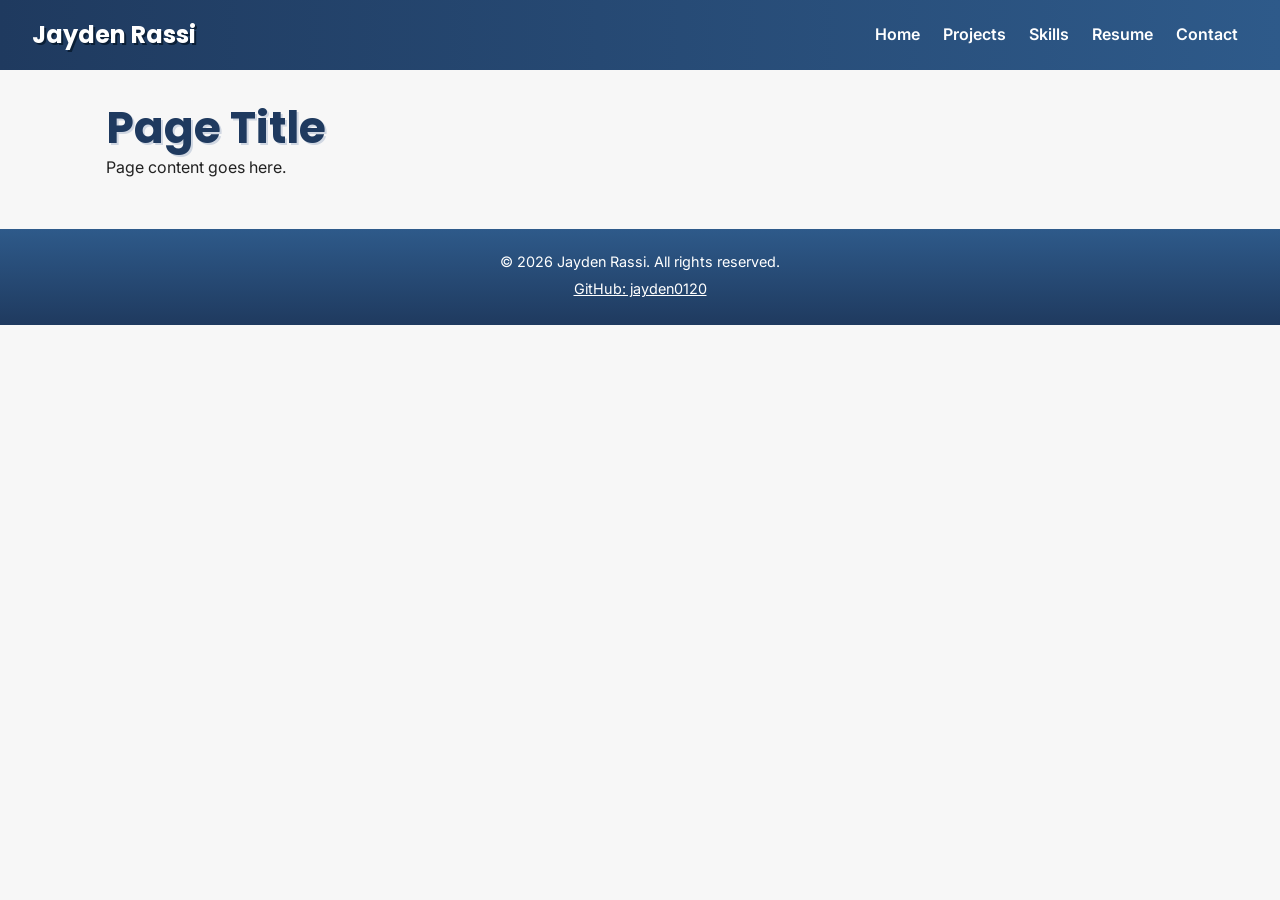
<file: template.html>
<!DOCTYPE html>
<!--
    Author: Jayden Rassi
    Date: 11/23/2026
    File Name: template.html
-->
<html lang="en">
<head>
    <!-- Character set and mobile viewport -->
    <meta charset="UTF-8">
    <meta name="viewport" content="width=device-width, initial-scale=1.0">
    <meta name="description" content="Page description">
    <meta name="author" content="Jayden Rassi">
    <title>Page Title | Jayden Rassi</title>
    <!-- Favicon shown on the browser tab -->
    <link rel="icon" type="image/x-icon" href="assets/favicon.ico">

    <!-- Google Fonts: Poppins for headings, Inter for body text -->
    <link rel="stylesheet" href="https://fonts.googleapis.com/css2?family=Inter:wght@400;600&amp;family=Poppins:wght@600;700&amp;display=swap">

    <!-- External style sheet -->
    <link rel="stylesheet" type="text/css" href="css/styles.css">
</head>
<body>

    <!-- Site header with logo and main navigation -->
    <header>
        <a class="logo" href="index.html" title="Go to the Home page">Jayden Rassi</a>

        <nav aria-label="Main navigation">
            <ul>
                <li><a href="index.html">Home</a></li>
                <li><a href="projects.html">Projects</a></li>
                <li><a href="skills.html">Skills</a></li>
                <li><a href="resume.html">Resume</a></li>
                <li><a href="contact.html">Contact</a></li>
            </ul>
        </nav>
    </header>

    <!-- Main page content -->
    <main>
        <h1>Page Title</h1>
        <p>Page content goes here.</p>
    </main>

    <!-- Site footer -->
    <footer>
        <p>&copy; 2026 Jayden Rassi. All rights reserved.</p>
        <p><a href="https://github.com/jayden0120">GitHub: jayden0120</a></p>
    </footer>

</body>
</html>
</file>
<file: css/styles.css>
/*
    Author: Jayden Rassi
    Date: 11/23/2026
    File Name: styles.css
    Description: Main style sheet for my portfolio website
*/

/* ===== CSS Reset ===== */
/* Removes default browser spacing so the site looks the same in every browser */
*,
*::before,
*::after {
    box-sizing: border-box;
}

body, header, nav, main, section, article, aside, footer,
h1, h2, h3, h4, p, ul, ol, li, figure, img, table, form, fieldset {
    margin: 0;
    padding: 0;
    border: 0;
}

img {
    display: block;
    max-width: 100%;
    height: auto;
}

a {
    color: inherit;
}

/* ===== Global Typography and Colors ===== */
body {
    font-family: "Inter", Arial, sans-serif;
    font-size: 100%;
    line-height: 1.6;
    color: #222222;
    background-color: #F7F7F7;
}

h1, h2, h3 {
    font-family: "Poppins", Arial, sans-serif;
    color: #1F3A5F;
    line-height: 1.2;
}

h1 {
    font-size: 2em;
    /* Soft text shadow behind the main page headings */
    text-shadow: 2px 2px #D0D7E2;
}

h2 {
    font-size: 1.5em;
}

p {
    margin-bottom: 1em;
}

/* ===== Header and Navigation ===== */
header {
    background-color: #1F3A5F;
    /* Linear gradient from dark navy to a lighter navy */
    background-image: linear-gradient(to right, #1F3A5F, #2E5A8A);
    padding: 1em;
    text-align: center;
}

.logo {
    font-family: "Poppins", Arial, sans-serif;
    font-size: 1.5em;
    font-weight: 700;
    color: #FFFFFF;
    text-decoration: none;
    /* Text shadow makes the logo stand out from the header */
    text-shadow: 2px 2px #0B1F36;
}

nav ul {
    list-style-type: none;
    margin-top: 0.5em;
}

nav li {
    display: inline-block;
    margin: 0.25em 0.6em;
}

nav a {
    color: #FFFFFF;
    font-weight: 600;
    text-decoration: none;
    padding: 0.25em 0;
}

nav a:hover,
nav a:focus {
    text-decoration: underline;
    opacity: 0.8;
}

/* Shows which page the visitor is on */
nav a.current {
    border-bottom: 3px solid #0F766E;
}

/* ===== Main Content ===== */
main {
    max-width: 1100px;
    margin: 0 auto;
    padding: 2em 1em;
}

.page-intro {
    margin-bottom: 2em;
}

/* ===== Buttons ===== */
.button {
    display: inline-block;
    width: auto;
    padding: 0.75em 1.5em;
    margin: 0 0.5em 0.75em 0;
    border: 2px solid #0F766E;
    border-radius: 6px;
    font-weight: 600;
    text-decoration: none;
}

.button-primary {
    background-color: #0F766E;
    color: #FFFFFF;
}

.button-secondary {
    background-color: #FFFFFF;
    color: #0F766E;
}

/* ===== Home Page ===== */
.hero {
    display: grid;
    gap: 2em;
    align-items: center;
    margin-bottom: 3em;
    padding: 2em;
    border-radius: 12px;
    /* Radial gradient: white in the center fading to light teal */
    background-image: radial-gradient(circle, #FFFFFF, #E6F2F1);
    box-shadow: 0 2px 6px rgba(0, 0, 0, 0.15);
}

.hero-photo {
    width: 220px;
    margin: 0 auto;
}

.job-title {
    font-size: 1.25em;
    color: #0F766E;
    font-weight: 600;
}

.featured h2 {
    margin-bottom: 1em;
}

.project-list {
    display: grid;
    gap: 1.5em;
}

.project-card {
    background-color: #FFFFFF;
    border: 1px solid #DDDDDD;
    border-radius: 8px;
    padding: 1.25em;
    box-shadow: 0 2px 6px rgba(0, 0, 0, 0.15);
}

.project-card h3 {
    margin-bottom: 0.5em;
}

/* ===== Shared Interior Page Styles ===== */
h3 {
    font-size: 1.15em;
    margin: 1em 0 0.5em;
}

main ul {
    margin: 0 0 1em 1.5em;
}

/* Smooth color change when a button is hovered (CSS transition) */
.button {
    transition: background-color 0.3s, color 0.3s, opacity 0.3s;
}

/* Buttons become slightly see-through when hovered */
.button:hover,
.button:focus {
    opacity: 0.85;
}

.button-primary:hover,
.button-primary:focus {
    background-color: #1F3A5F;
    border-color: #1F3A5F;
}

/* ===== Projects Page ===== */
.video-section {
    background-color: #FFFFFF;
    border-radius: 8px;
    padding: 1.25em;
    margin-bottom: 2em;
    box-shadow: 0 2px 6px rgba(0, 0, 0, 0.15);
}

video {
    width: 100%;
    height: auto;
    border-radius: 6px;
}

.projects-layout {
    display: grid;
    gap: 2em;
    align-items: start;
}

.project {
    border-left: 6px solid #0F766E;
    background-color: #FFFFFF;
    padding: 1.25em;
    margin-bottom: 1.5em;
    box-shadow: 0 2px 6px rgba(0, 0, 0, 0.15);
}

.project figure {
    margin-bottom: 1em;
}

.project figcaption {
    font-size: 0.9em;
    font-style: italic;
    color: #555555;
    margin-top: 0.5em;
}

.sidebar {
    background-color: #1F3A5F;
    color: #FFFFFF;
    border-radius: 8px;
    padding: 1.25em;
}

.sidebar h2,
.sidebar h3 {
    color: #FFFFFF;
}

/* ===== Skills Page ===== */
.skills-table {
    margin-bottom: 2em;
}

.skills-table h2,
.contact-form h2 {
    margin-bottom: 0.75em;
}

table {
    width: 100%;
    border-collapse: collapse;
    background-color: #FFFFFF;
    font-size: 0.9em;
    box-shadow: 0 2px 6px rgba(0, 0, 0, 0.15);
}

caption {
    font-family: "Poppins", Arial, sans-serif;
    font-size: 1.25em;
    font-weight: 700;
    color: #1F3A5F;
    padding-bottom: 0.5em;
}

th,
td {
    border: 1px solid #DDDDDD;
    padding: 0.6em;
    text-align: left;
}

th {
    background-color: #1F3A5F;
    color: #FFFFFF;
}

/* Alternating row colors for readability */
tbody tr:nth-of-type(even) {
    background-color: #E6F2F1;
}

.skills-extra {
    display: grid;
    gap: 1.5em;
}

.learning,
.levels {
    background-color: #FFFFFF;
    border: 1px solid #DDDDDD;
    border-radius: 8px;
    padding: 1.25em;
    box-shadow: 0 2px 6px rgba(0, 0, 0, 0.15);
}

/* ===== Contact Page ===== */
/* Groups the two fieldsets so they can sit side by side */
.form-columns {
    display: grid;
    gap: 1.5em;
    margin-bottom: 1.5em;
}

fieldset {
    border: 1px solid #DDDDDD;
    border-radius: 8px;
    background-color: #FFFFFF;
    padding: 1.25em;
    box-shadow: 0 2px 6px rgba(0, 0, 0, 0.15);
}

legend {
    font-family: "Poppins", Arial, sans-serif;
    font-weight: 700;
    color: #1F3A5F;
    padding: 0 0.5em;
}

label {
    display: block;
    font-weight: 600;
    margin: 0.75em 0 0.25em;
}

input,
select,
textarea {
    width: 100%;
    padding: 0.6em;
    border: 1px solid #999999;
    border-radius: 4px;
    font-family: inherit;
    font-size: 1em;
}

.contact-info {
    margin-top: 2em;
    padding: 1.25em;
    border-top: 4px solid #0F766E;
    text-align: center;
}

/* ===== Resume Page ===== */
.resume-layout {
    display: grid;
    gap: 2em;
    align-items: start;
}

.resume-side {
    background-color: #FFFFFF;
    border-top: 6px solid #0F766E;
    border-radius: 8px;
    padding: 1.25em;
    box-shadow: 0 2px 6px rgba(0, 0, 0, 0.15);
}

.resume-side h2 {
    font-size: 1.25em;
    margin: 1em 0 0.5em;
}

audio {
    width: 100%;
    margin-bottom: 0.5em;
}

.transcript {
    font-size: 0.9em;
    color: #555555;
}

.resume-section {
    padding-bottom: 1em;
    margin-bottom: 1.5em;
    border-bottom: 2px solid #DDDDDD;
}

.resume-meta {
    font-weight: 600;
    color: #0F766E;
}

/* ===== Footer ===== */
footer {
    background-color: #1F3A5F;
    /* Linear gradient from top to bottom */
    background-image: linear-gradient(#2E5A8A, #1F3A5F);
    color: #FFFFFF;
    text-align: center;
    padding: 1.5em 1em;
    font-size: 0.9em;
}

footer p {
    margin-bottom: 0.25em;
}

/* ===== Tablet Viewport (481px and wider) ===== */
@media screen and (min-width: 481px) {

    /* Featured projects: two cards side by side */
    .project-list {
        grid-template-columns: repeat(2, 1fr);
    }

    /* The third card stretches across both columns */
    .project-card:nth-of-type(3) {
        grid-column: 1 / 3;
    }

    /* Skills page: two boxes side by side under the table */
    .skills-extra {
        grid-template-columns: 1fr 1fr;
    }

    /* Contact page: the two fieldsets sit side by side */
    .form-columns {
        grid-template-columns: 1fr 1fr;
    }
}

/* ===== Desktop Viewport (769px and wider) ===== */
@media screen and (min-width: 769px) {

    /* Header: logo on the left, navigation on the right */
    header {
        display: grid;
        grid-template-columns: 1fr 2fr;
        align-items: center;
        text-align: left;
        padding: 1em 2em;
    }

    nav ul {
        margin-top: 0;
        text-align: right;
    }

    h1 {
        font-size: 2.75em;
    }

    /* Home page hero: text on the left, photo on the right */
    .hero {
        grid-template-columns: 3fr 2fr;
    }

    /* Moves the photo to the right column on larger screens */
    .hero-photo {
        grid-column: 2;
        grid-row: 1;
    }

    /* Featured projects: three cards side by side */
    .project-list {
        grid-template-columns: repeat(3, 1fr);
    }

    /* On desktop the third card goes back to one column */
    .project-card:nth-of-type(3) {
        grid-column: auto;
    }

    /* Projects page: projects on the left, sidebar on the right */
    .projects-layout {
        grid-template-columns: 2fr 1fr;
    }

    /* Resume page: narrow sidebar on the left, resume on the right */
    .resume-layout {
        grid-template-columns: 1fr 2fr;
    }
}
</file>
